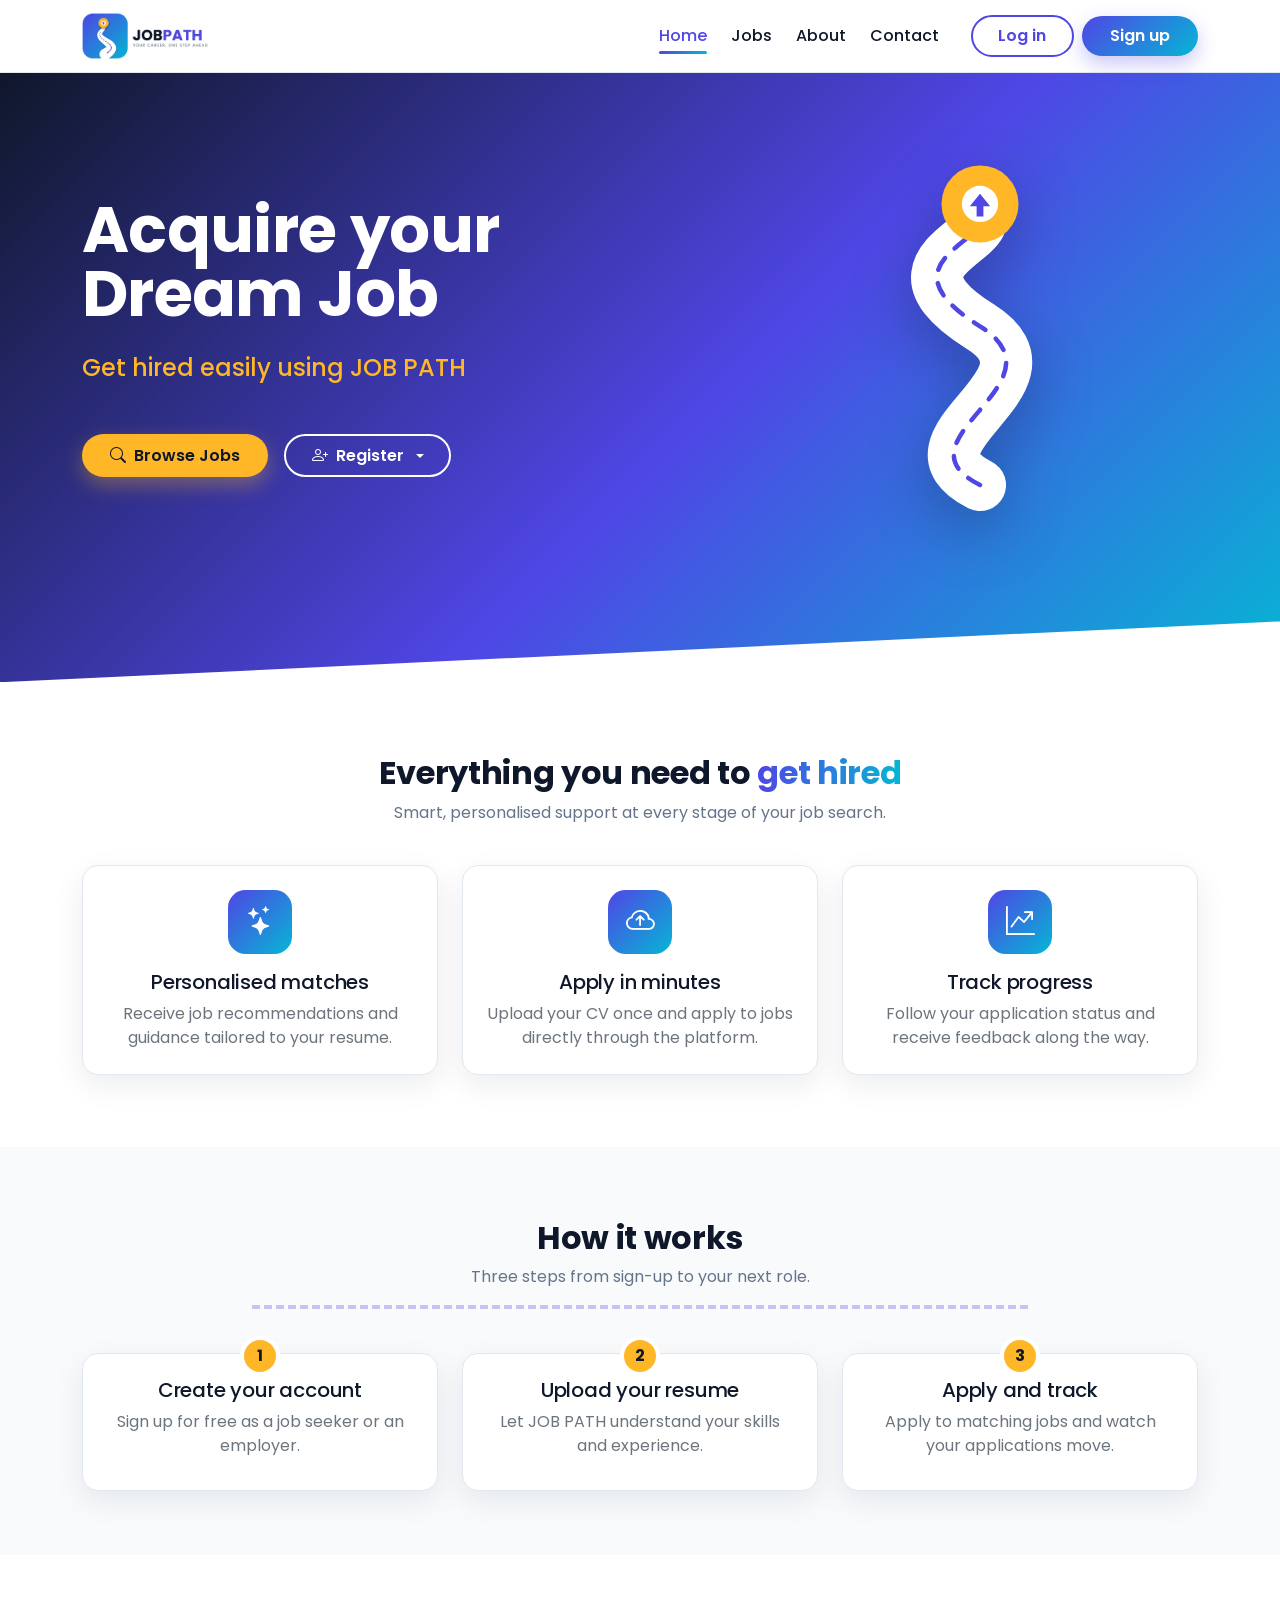
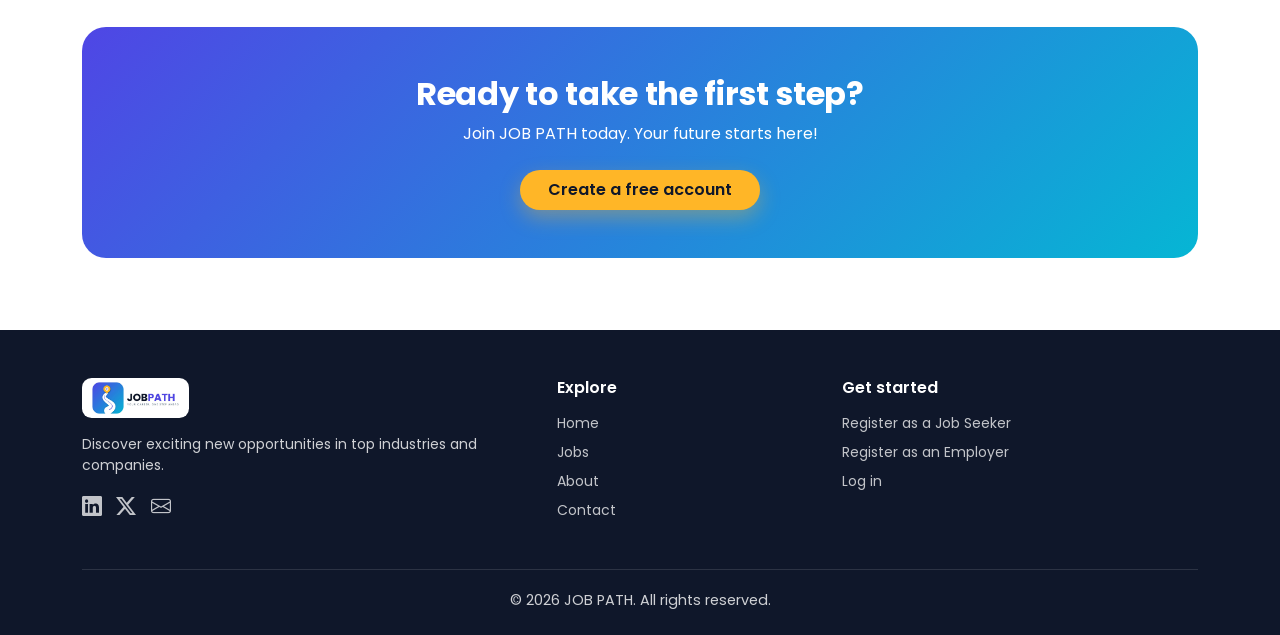
<file: index.html>
<!DOCTYPE html>
<html lang="en">
<head>
  <meta charset="UTF-8">
  <meta name="viewport" content="width=device-width, initial-scale=1">
  <meta name="description" content="JOB PATH is an AI-powered job search platform. Upload your resume, get matched and apply in your browser.">
  <title>Home | JOB PATH</title>
  <link rel="icon" type="image/svg+xml" href="assets/img/favicon.svg">

  <!-- Libraries: Bootstrap 5 + Bootstrap Icons + Poppins font -->
  <link href="https://cdn.jsdelivr.net/npm/bootstrap@5.3.3/dist/css/bootstrap.min.css" rel="stylesheet">
  <link href="https://cdn.jsdelivr.net/npm/bootstrap-icons@1.11.3/font/bootstrap-icons.min.css" rel="stylesheet">
  <link rel="preconnect" href="https://fonts.googleapis.com">
  <link rel="preconnect" href="https://fonts.gstatic.com" crossorigin>
  <link href="https://fonts.googleapis.com/css2?family=Poppins:wght@400;500;600;700;800&display=swap" rel="stylesheet">

  <!-- Our styles (after Bootstrap so they win) -->
  <link rel="stylesheet" href="assets/css/style.css">
  <link rel="stylesheet" href="assets/css/uiverse.css">
</head>
<body data-page="home">

  <div id="site-header"></div>

  <main id="main">
    <!-- HERO -->
    <header class="hero">
      <div class="container py-5">
        <div class="row align-items-center g-5 py-lg-4">
          <div class="col-lg-7">
            <h1 class="display-3 fw-bold lh-1 mb-4">Acquire your<br>Dream Job</h1>
            <p class="lead fs-4 mb-5 hero-tagline">Get hired easily using JOB PATH</p>
            <div class="d-flex flex-column flex-sm-row gap-3">
              <a href="jobs.html" class="uv-btn uv-btn-gold"><i class="bi bi-search"></i>Browse Jobs</a>
              <div class="dropdown">
                <button class="uv-btn-outline light dropdown-toggle w-100" type="button" data-bs-toggle="dropdown" aria-expanded="false">
                  <i class="bi bi-person-plus"></i>Register
                </button>
                <ul class="dropdown-menu shadow border-0 rounded-3 p-2">
                  <li><h6 class="dropdown-header">Register as</h6></li>
                  <li><a class="dropdown-item rounded-2 py-2" href="register.html"><i class="bi bi-person-badge me-2 text-primary"></i>Job Seeker</a></li>
                  <li><a class="dropdown-item rounded-2 py-2" href="register-employer.html"><i class="bi bi-building me-2 text-warning"></i>Employer</a></li>
                </ul>
              </div>
            </div>
          </div>
          <div class="col-lg-5 text-center d-none d-lg-block">
            <!-- Simple road + pin illustration echoing the logo -->
            <svg class="hero-art" viewBox="0 0 300 340" role="img" aria-label="A winding road leading to a location pin">
              <path d="M150 300 C 70 260, 230 210, 150 160 S 140 90, 150 70" fill="none" stroke="#fff" stroke-width="46" stroke-linecap="round"/>
              <path d="M150 300 C 70 260, 230 210, 150 160 S 140 90, 150 70" fill="none" stroke="#4f46e5" stroke-width="4" stroke-dasharray="12 12" stroke-linecap="round"/>
              <circle cx="150" cy="52" r="34" fill="#ffb627"/>
              <circle cx="150" cy="52" r="16" fill="#fff"/>
              <path d="M150 43 l9 11 h-6 v9 h-6 v-9 h-6 z" fill="#4f46e5"/>
            </svg>
          </div>
        </div>
      </div>
    </header>

    <!-- FEATURES -->
    <section class="section" aria-labelledby="features-title">
      <div class="container">
        <h2 id="features-title" class="section-title">Everything you need to <span class="text-gradient">get hired</span></h2>
        <p class="section-intro">Smart, personalised support at every stage of your job search.</p>
        <div class="row g-4">
          <div class="col-md-4 reveal">
            <div class="uv-card text-center">
              <div class="icon-wrap mx-auto mb-3"><i class="bi bi-stars"></i></div>
              <h3 class="h5">Personalised matches</h3>
              <p class="text-secondary mb-0">Receive job recommendations and guidance tailored to your resume.</p>
            </div>
          </div>
          <div class="col-md-4 reveal">
            <div class="uv-card text-center">
              <div class="icon-wrap mx-auto mb-3"><i class="bi bi-cloud-arrow-up"></i></div>
              <h3 class="h5">Apply in minutes</h3>
              <p class="text-secondary mb-0">Upload your CV once and apply to jobs directly through the platform.</p>
            </div>
          </div>
          <div class="col-md-4 reveal">
            <div class="uv-card text-center">
              <div class="icon-wrap mx-auto mb-3"><i class="bi bi-graph-up-arrow"></i></div>
              <h3 class="h5">Track progress</h3>
              <p class="text-secondary mb-0">Follow your application status and receive feedback along the way.</p>
            </div>
          </div>
        </div>
      </div>
    </section>

    <!-- HOW IT WORKS -->
    <section class="section section-alt" aria-labelledby="steps-title">
      <div class="container">
        <h2 id="steps-title" class="section-title">How it works</h2>
        <p class="section-intro">Three steps from sign-up to your next role.</p>
        <div class="row g-4 path-row pt-3">
          <div class="col-md-4 reveal">
            <div class="uv-card text-center pt-4 mt-2"><span class="step-badge">1</span>
              <h3 class="h5">Create your account</h3><p class="text-secondary mb-0">Sign up for free as a job seeker or an employer.</p></div>
          </div>
          <div class="col-md-4 reveal">
            <div class="uv-card text-center pt-4 mt-2"><span class="step-badge">2</span>
              <h3 class="h5">Upload your resume</h3><p class="text-secondary mb-0">Let JOB PATH understand your skills and experience.</p></div>
          </div>
          <div class="col-md-4 reveal">
            <div class="uv-card text-center pt-4 mt-2"><span class="step-badge">3</span>
              <h3 class="h5">Apply and track</h3><p class="text-secondary mb-0">Apply to matching jobs and watch your applications move.</p></div>
          </div>
        </div>
      </div>
    </section>

    <!-- CALL TO ACTION -->
    <section class="section">
      <div class="container">
        <div class="cta-band reveal">
          <h2>Ready to take the first step?</h2>
          <p class="mb-4">Join JOB PATH today. Your future starts here!</p>
          <a href="register.html" class="uv-btn uv-btn-gold">Create a free account</a>
        </div>
      </div>
    </section>
  </main>

  <div id="site-footer"></div>

  <script src="https://cdn.jsdelivr.net/npm/bootstrap@5.3.3/dist/js/bootstrap.bundle.min.js"></script>
  <script src="assets/js/layout.js"></script>
  <script src="assets/js/main.js"></script>
</body>
</html>
</file>
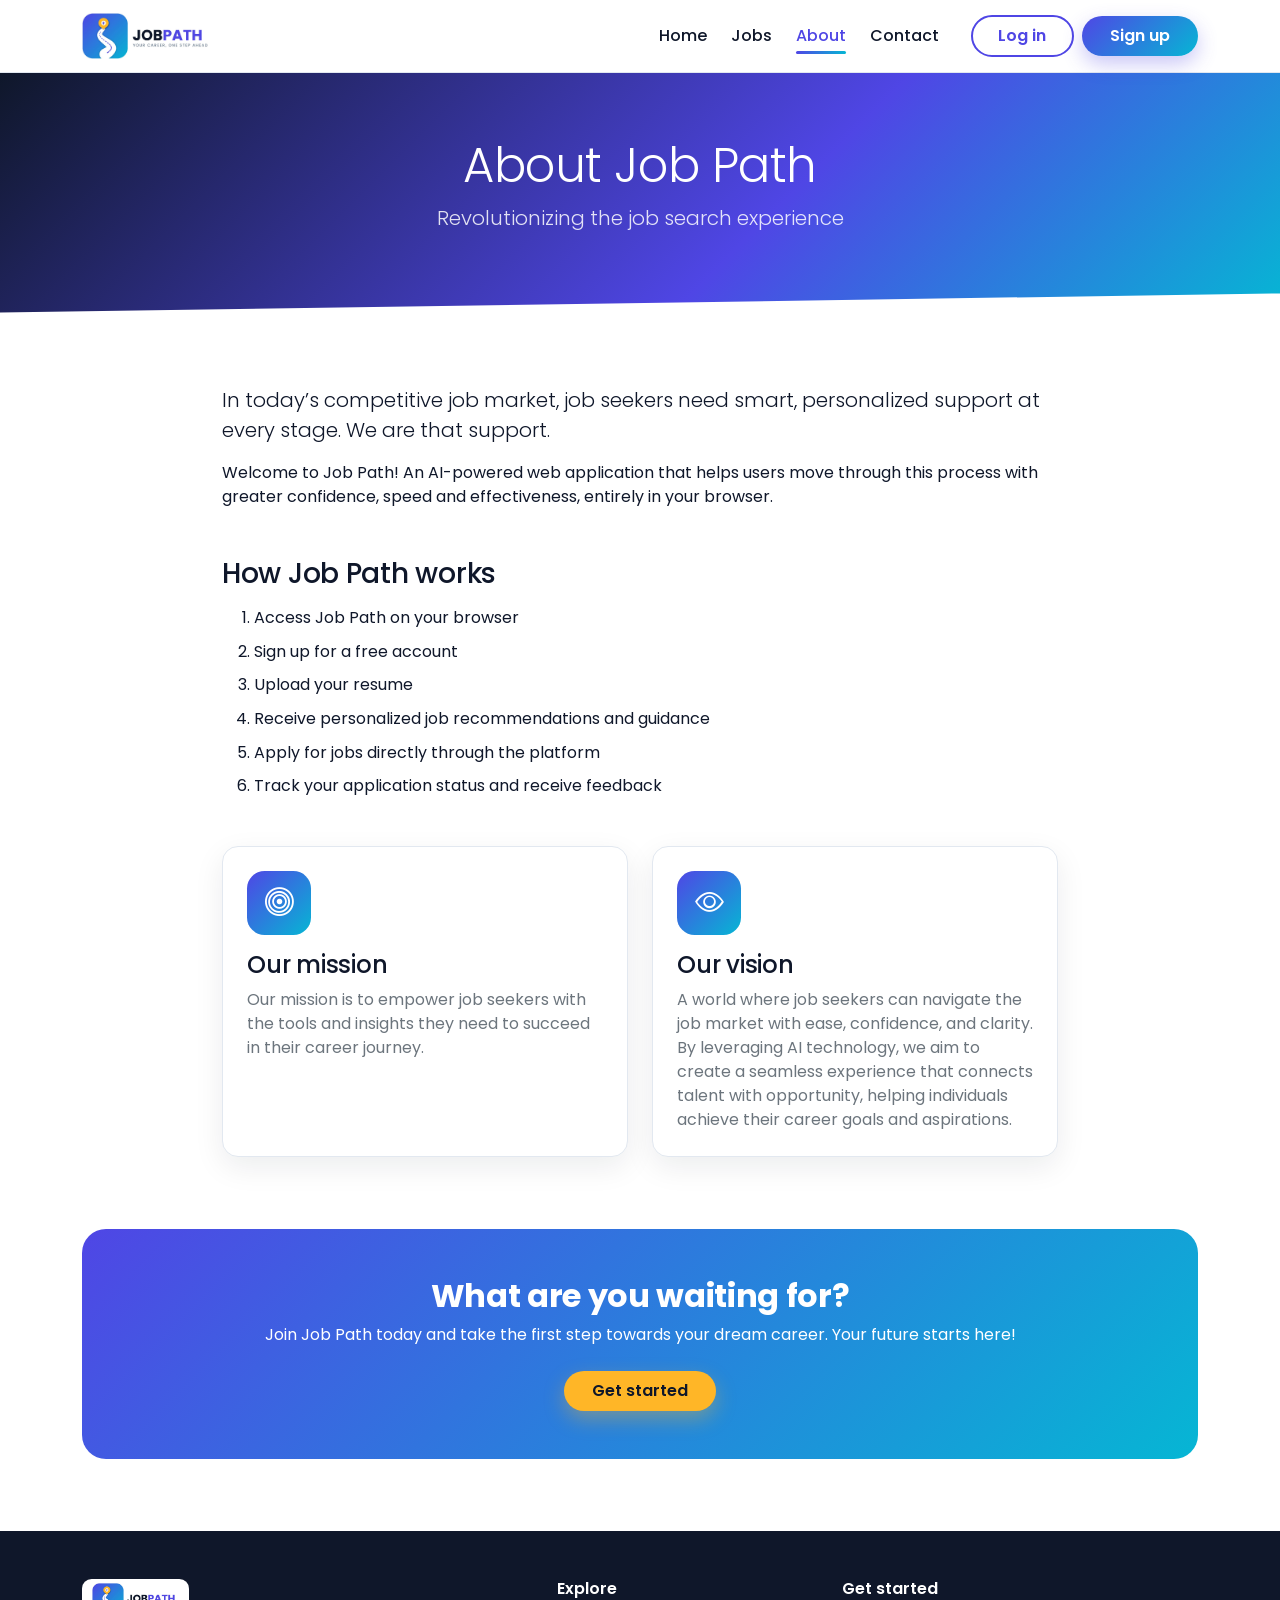
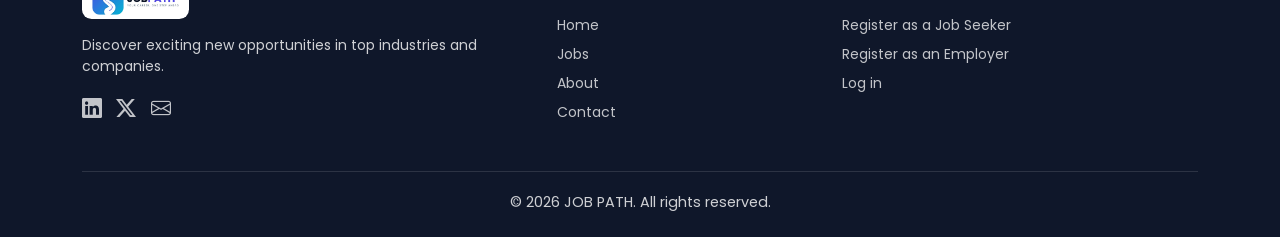
<file: about.html>
<!DOCTYPE html>
<html lang="en">
<head>
  <meta charset="UTF-8">
  <meta name="viewport" content="width=device-width, initial-scale=1">
  <meta name="description" content="Learn how JOB PATH helps job seekers move through the hiring process with confidence, speed and effectiveness.">
  <title>About | JOB PATH</title>
  <link rel="icon" type="image/svg+xml" href="assets/img/favicon.svg">
  <link href="https://cdn.jsdelivr.net/npm/bootstrap@5.3.3/dist/css/bootstrap.min.css" rel="stylesheet">
  <link href="https://cdn.jsdelivr.net/npm/bootstrap-icons@1.11.3/font/bootstrap-icons.min.css" rel="stylesheet">
  <link rel="preconnect" href="https://fonts.googleapis.com">
  <link rel="preconnect" href="https://fonts.gstatic.com" crossorigin>
  <link href="https://fonts.googleapis.com/css2?family=Poppins:wght@400;500;600;700;800&display=swap" rel="stylesheet">
  <link rel="stylesheet" href="assets/css/style.css">
  <link rel="stylesheet" href="assets/css/uiverse.css">
</head>
<body data-page="about">

  <div id="site-header"></div>

  <main id="main">
    <header class="page-hero">
      <div class="container">
        <h1 class="display-5">About Job Path</h1>
        <p class="lead mb-0">Revolutionizing the job search experience</p>
      </div>
    </header>

    <section class="section">
      <div class="container" style="max-width: 860px;">
        <p class="lead">In today&rsquo;s competitive job market, job seekers need smart, personalized support at every stage. We are that support.</p>
        <p>Welcome to Job Path! An AI-powered web application that helps users move through this process with greater confidence, speed and effectiveness, entirely in your browser.</p>

        <h2 class="h3 mt-5 mb-3">How Job Path works</h2>
        <ol class="about-list">
          <li>Access Job Path on your browser</li>
          <li>Sign up for a free account</li>
          <li>Upload your resume</li>
          <li>Receive personalized job recommendations and guidance</li>
          <li>Apply for jobs directly through the platform</li>
          <li>Track your application status and receive feedback</li>
        </ol>

        <div class="row g-4 mt-4">
          <div class="col-md-6 reveal">
            <div class="uv-card">
              <div class="icon-wrap mb-3"><i class="bi bi-bullseye"></i></div>
              <h2 class="h4">Our mission</h2>
              <p class="mb-0 text-secondary">Our mission is to empower job seekers with the tools and insights they need to succeed in their career journey.</p>
            </div>
          </div>
          <div class="col-md-6 reveal">
            <div class="uv-card">
              <div class="icon-wrap mb-3"><i class="bi bi-eye"></i></div>
              <h2 class="h4">Our vision</h2>
              <p class="mb-0 text-secondary">A world where job seekers can navigate the job market with ease, confidence, and clarity. By leveraging AI technology, we aim to create a seamless experience that connects talent with opportunity, helping individuals achieve their career goals and aspirations.</p>
            </div>
          </div>
        </div>
      </div>
    </section>

    <section class="section pt-0">
      <div class="container">
        <div class="cta-band reveal">
          <h2>What are you waiting for?</h2>
          <p class="mb-4">Join Job Path today and take the first step towards your dream career. Your future starts here!</p>
          <a href="register.html" class="uv-btn uv-btn-gold">Get started</a>
        </div>
      </div>
    </section>
  </main>

  <div id="site-footer"></div>

  <script src="https://cdn.jsdelivr.net/npm/bootstrap@5.3.3/dist/js/bootstrap.bundle.min.js"></script>
  <script src="assets/js/layout.js"></script>
  <script src="assets/js/main.js"></script>
</body>
</html>
</file>
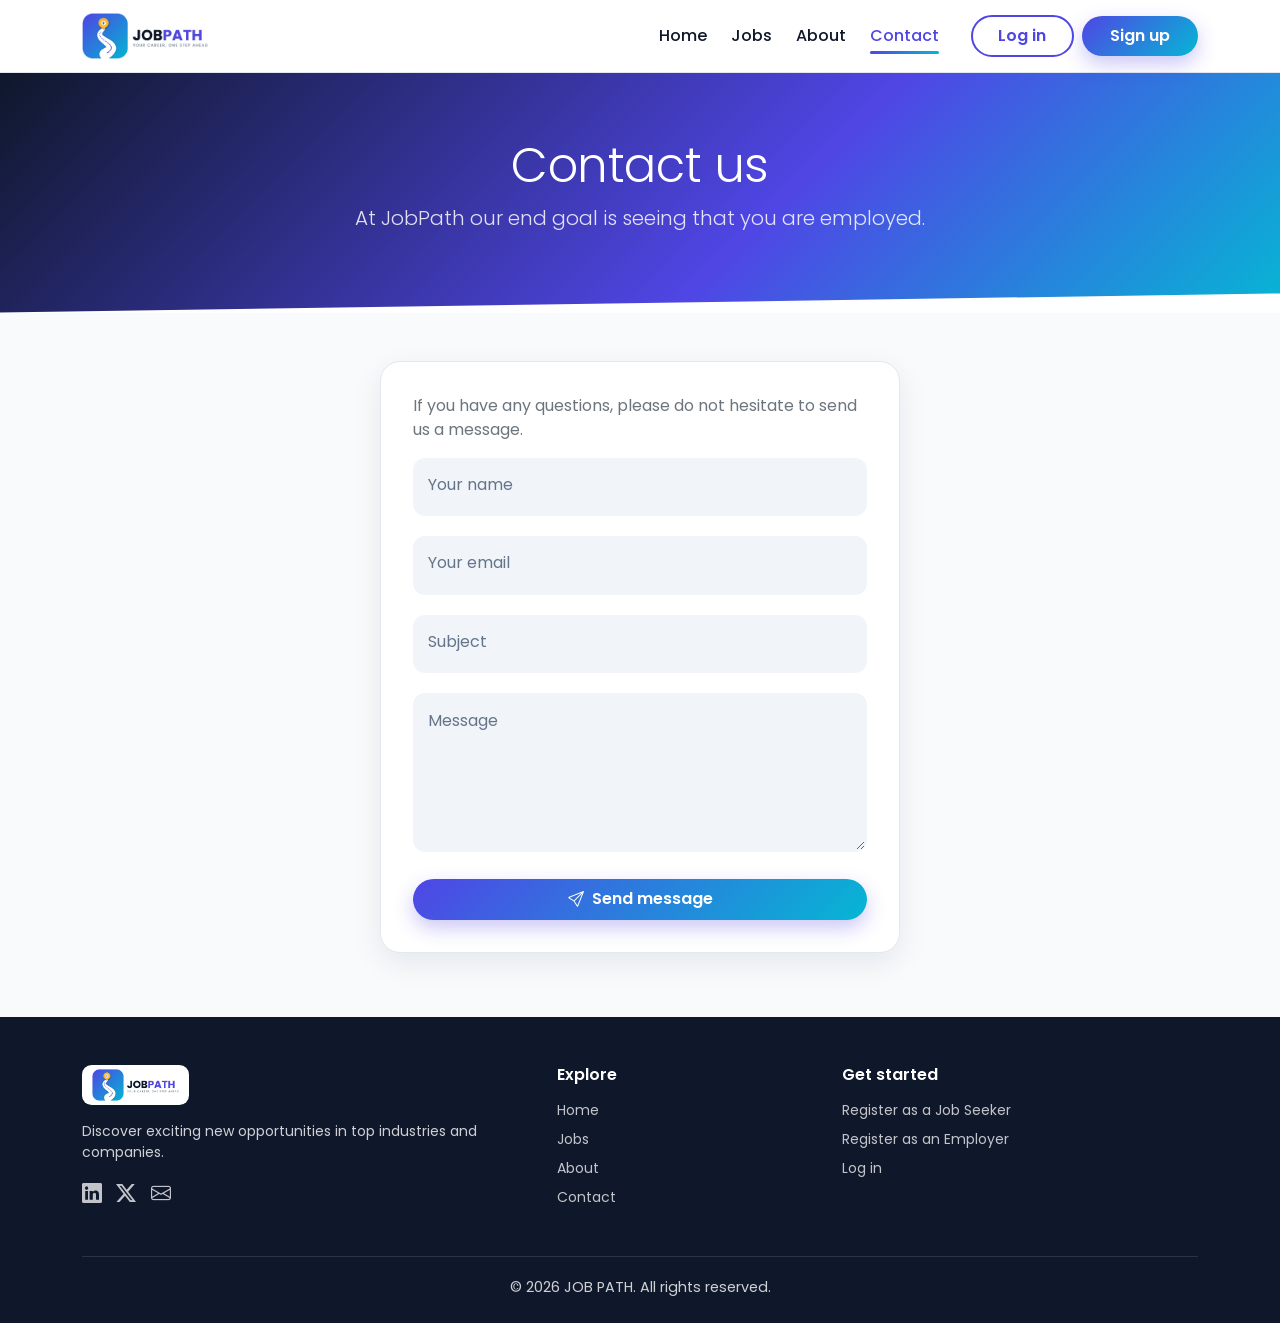
<file: contact.html>
<!DOCTYPE html>
<html lang="en">
<head>
  <meta charset="UTF-8">
  <meta name="viewport" content="width=device-width, initial-scale=1">
  <meta name="description" content="Contact the JOB PATH team. Send us a message and we will get back to you.">
  <title>Contact | JOB PATH</title>
  <link rel="icon" type="image/svg+xml" href="assets/img/favicon.svg">
  <link href="https://cdn.jsdelivr.net/npm/bootstrap@5.3.3/dist/css/bootstrap.min.css" rel="stylesheet">
  <link href="https://cdn.jsdelivr.net/npm/bootstrap-icons@1.11.3/font/bootstrap-icons.min.css" rel="stylesheet">
  <link rel="preconnect" href="https://fonts.googleapis.com">
  <link rel="preconnect" href="https://fonts.gstatic.com" crossorigin>
  <link href="https://fonts.googleapis.com/css2?family=Poppins:wght@400;500;600;700;800&display=swap" rel="stylesheet">
  <link rel="stylesheet" href="assets/css/style.css">
  <link rel="stylesheet" href="assets/css/uiverse.css">
</head>
<body data-page="contact">

  <div id="site-header"></div>

  <main id="main">
    <header class="page-hero">
      <div class="container">
        <h1 class="display-5">Contact us</h1>
        <p class="lead mb-0">At JobPath our end goal is seeing that you are employed.</p>
      </div>
    </header>

    <section class="auth-wrap">
      <div class="auth-card">
        <p class="text-secondary">If you have any questions, please do not hesitate to send us a message.</p>
        <form class="needs-validation" novalidate data-success="Thanks! Your message has been sent.">
          <div class="uv-field">
            <input type="text" id="cName" name="name" placeholder=" " autocomplete="name" required>
            <label for="cName">Your name</label>
            <span class="invalid-msg">Please enter your name.</span>
          </div>
          <div class="uv-field">
            <input type="email" id="cEmail" name="email" placeholder=" " autocomplete="email" required>
            <label for="cEmail">Your email</label>
            <span class="invalid-msg">Please enter a valid email address.</span>
          </div>
          <div class="uv-field">
            <input type="text" id="cSubject" name="subject" placeholder=" " required>
            <label for="cSubject">Subject</label>
            <span class="invalid-msg">Please add a subject.</span>
          </div>
          <div class="uv-field">
            <textarea id="cMessage" name="message" placeholder=" " rows="5" minlength="10" required></textarea>
            <label for="cMessage">Message</label>
            <span class="invalid-msg">Please write at least 10 characters.</span>
          </div>
          <button type="submit" class="uv-btn uv-btn-block"><i class="bi bi-send"></i>Send message</button>
        </form>
      </div>
    </section>
  </main>

  <div id="site-footer"></div>

  <script src="https://cdn.jsdelivr.net/npm/bootstrap@5.3.3/dist/js/bootstrap.bundle.min.js"></script>
  <script src="assets/js/layout.js"></script>
  <script src="assets/js/main.js"></script>
</body>
</html>
</file>
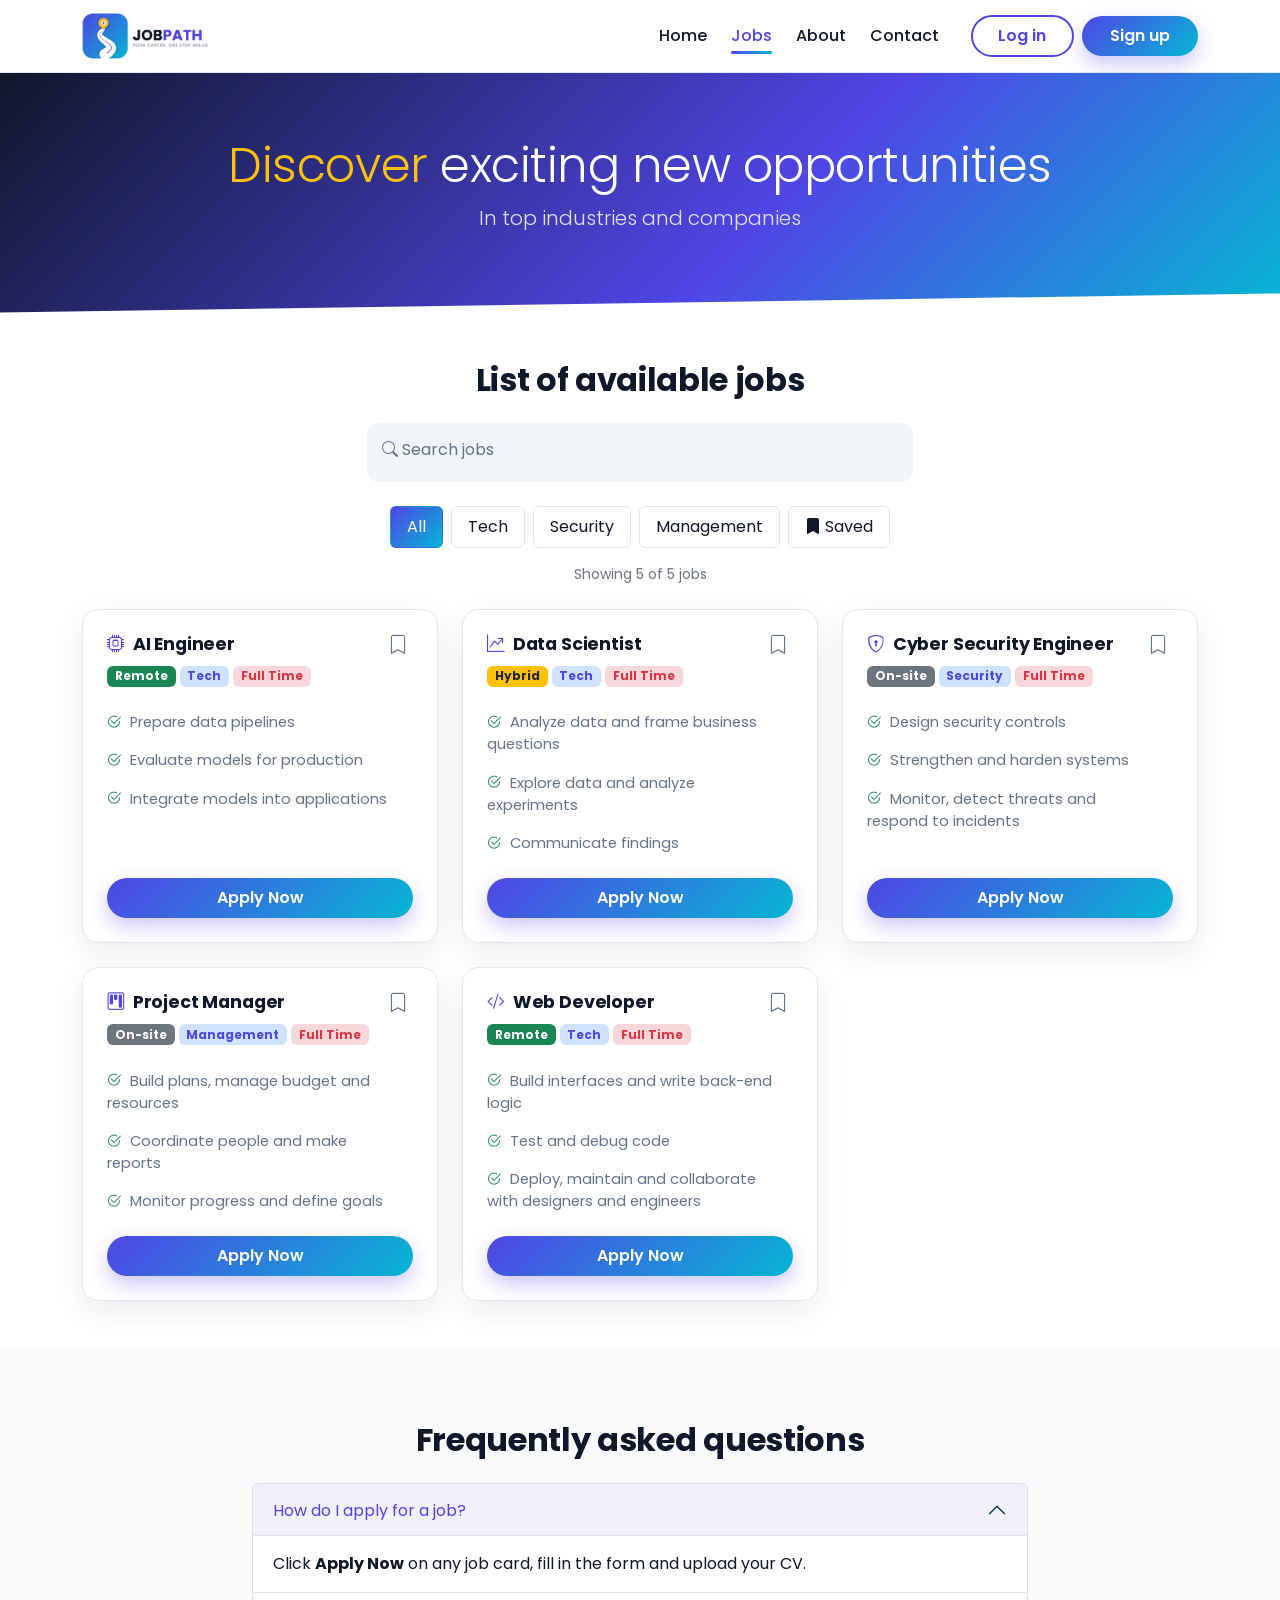
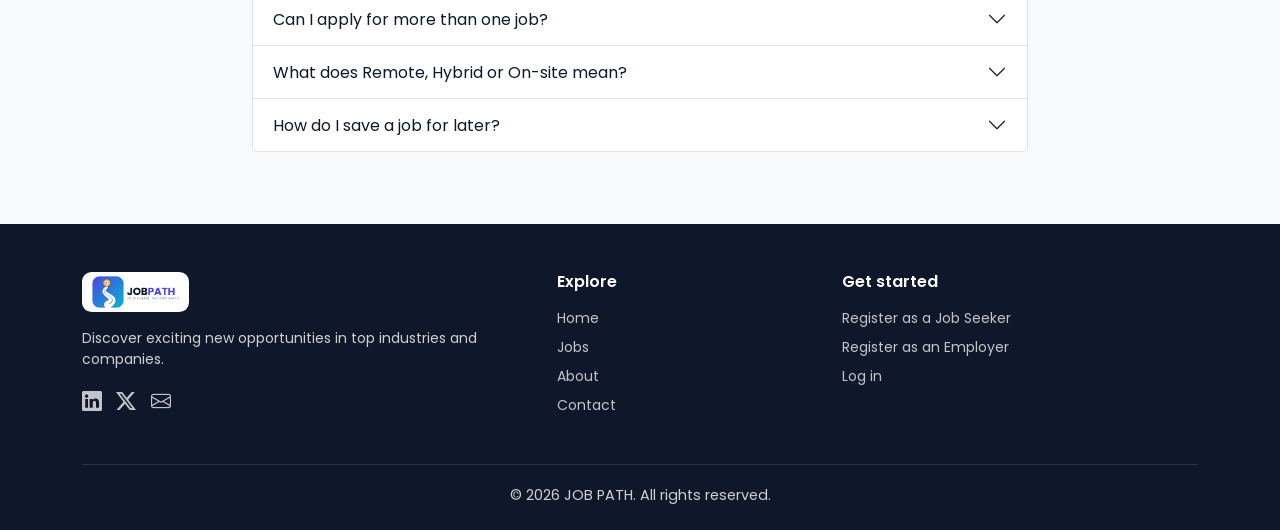
<file: jobs.html>
<!DOCTYPE html>
<html lang="en">
<head>
  <meta charset="UTF-8">
  <meta name="viewport" content="width=device-width, initial-scale=1">
  <meta name="description" content="Browse the latest jobs and openings on JOB PATH. Search, filter, save and apply.">
  <title>Jobs | JOB PATH</title>
  <link rel="icon" type="image/svg+xml" href="assets/img/favicon.svg">
  <link href="https://cdn.jsdelivr.net/npm/bootstrap@5.3.3/dist/css/bootstrap.min.css" rel="stylesheet">
  <link href="https://cdn.jsdelivr.net/npm/bootstrap-icons@1.11.3/font/bootstrap-icons.min.css" rel="stylesheet">
  <link rel="preconnect" href="https://fonts.googleapis.com">
  <link rel="preconnect" href="https://fonts.gstatic.com" crossorigin>
  <link href="https://fonts.googleapis.com/css2?family=Poppins:wght@400;500;600;700;800&display=swap" rel="stylesheet">
  <link rel="stylesheet" href="assets/css/style.css">
  <link rel="stylesheet" href="assets/css/uiverse.css">
</head>
<body data-page="jobs">

  <div id="site-header"></div>

  <main id="main">
    <header class="page-hero">
      <div class="container">
        <h1 class="display-5"><span class="text-warning">Discover</span> exciting new opportunities</h1>
        <p class="lead mb-0">In top industries and companies</p>
      </div>
    </header>

    <section id="jobs" class="container py-5">
      <h2 class="text-center mb-4">List of available jobs</h2>

      <!-- Search -->
      <div class="row justify-content-center mb-4">
        <div class="col-md-6">
          <div class="uv-field mb-0">
            <input type="search" id="searchInput" placeholder=" " autocomplete="off">
            <label for="searchInput"><i class="bi bi-search me-1"></i>Search jobs</label>
          </div>
        </div>
      </div>

      <!-- Filter pills (data-filter must match a job's "category" in main.js) -->
      <ul class="nav nav-pills justify-content-center gap-2 mb-3" id="filterPills">
        <li class="nav-item"><button type="button" class="nav-link active" data-filter="all">All</button></li>
        <li class="nav-item"><button type="button" class="nav-link" data-filter="tech">Tech</button></li>
        <li class="nav-item"><button type="button" class="nav-link" data-filter="security">Security</button></li>
        <li class="nav-item"><button type="button" class="nav-link" data-filter="management">Management</button></li>
        <li class="nav-item"><button type="button" class="nav-link" data-filter="saved"><i class="bi bi-bookmark-fill me-1"></i>Saved</button></li>
      </ul>
      <p id="jobCount" class="text-center text-secondary small mb-4" aria-live="polite"></p>

      <!-- Job cards are generated by main.js from the JOBS list -->
      <div class="row g-4" id="jobGrid"></div>

      <div id="noResults" class="alert alert-warning text-center mt-4 d-none" role="status">
        <i class="bi bi-exclamation-circle me-2"></i>No jobs match your search.
      </div>
    </section>

    <!-- FAQ -->
    <section id="faq" class="section section-alt">
      <div class="container" style="max-width: 800px;">
        <h2 class="text-center mb-4">Frequently asked questions</h2>
        <div class="accordion" id="faqAccordion">
          <div class="accordion-item">
            <h3 class="accordion-header">
              <button class="accordion-button" type="button" data-bs-toggle="collapse" data-bs-target="#faq1" aria-expanded="true" aria-controls="faq1">How do I apply for a job?</button>
            </h3>
            <div id="faq1" class="accordion-collapse collapse show" data-bs-parent="#faqAccordion">
              <div class="accordion-body">Click <strong>Apply Now</strong> on any job card, fill in the form and upload your CV.</div>
            </div>
          </div>
          <div class="accordion-item">
            <h3 class="accordion-header">
              <button class="accordion-button collapsed" type="button" data-bs-toggle="collapse" data-bs-target="#faq2" aria-expanded="false" aria-controls="faq2">Can I apply for more than one job?</button>
            </h3>
            <div id="faq2" class="accordion-collapse collapse" data-bs-parent="#faqAccordion">
              <div class="accordion-body">Yes. You can submit a separate application for each role you are interested in.</div>
            </div>
          </div>
          <div class="accordion-item">
            <h3 class="accordion-header">
              <button class="accordion-button collapsed" type="button" data-bs-toggle="collapse" data-bs-target="#faq3" aria-expanded="false" aria-controls="faq3">What does Remote, Hybrid or On-site mean?</button>
            </h3>
            <div id="faq3" class="accordion-collapse collapse" data-bs-parent="#faqAccordion">
              <div class="accordion-body">Remote means you work from anywhere, Hybrid is a mix of home and office, and On-site means you work from the office.</div>
            </div>
          </div>
          <div class="accordion-item">
            <h3 class="accordion-header">
              <button class="accordion-button collapsed" type="button" data-bs-toggle="collapse" data-bs-target="#faq4" aria-expanded="false" aria-controls="faq4">How do I save a job for later?</button>
            </h3>
            <div id="faq4" class="accordion-collapse collapse" data-bs-parent="#faqAccordion">
              <div class="accordion-body">Click the bookmark icon on a job card. Use the <strong>Saved</strong> filter to see only your saved jobs.</div>
            </div>
          </div>
        </div>
      </div>
    </section>
  </main>

  <!-- APPLY MODAL -->
  <div class="modal fade" id="applyModal" tabindex="-1" aria-labelledby="applyTitle" aria-hidden="true">
    <div class="modal-dialog modal-dialog-centered">
      <div class="modal-content border-0 rounded-4">
        <form id="applyForm" class="needs-validation" novalidate>
          <div class="modal-header border-0">
            <h2 class="modal-title h5" id="applyTitle">Apply for <span id="modalJobTitle" class="text-primary"></span></h2>
            <button type="button" class="btn-close" data-bs-dismiss="modal" aria-label="Close"></button>
          </div>
          <div class="modal-body">
            <div class="uv-field">
              <input type="text" id="aName" placeholder=" " autocomplete="name" required>
              <label for="aName">Full name</label>
              <span class="invalid-msg">Please enter your name.</span>
            </div>
            <div class="uv-field">
              <input type="email" id="aEmail" placeholder=" " autocomplete="email" required>
              <label for="aEmail">Email</label>
              <span class="invalid-msg">Please enter a valid email.</span>
            </div>
            <div class="uv-field">
              <select id="jobSelect" required></select>
              <label for="jobSelect">Position</label>
            </div>
            <div class="mb-3">
              <label for="aCv" class="form-label small fw-semibold">Upload CV (PDF, DOC or DOCX, max 5 MB)</label>
              <input type="file" id="aCv" class="form-control" accept=".pdf,.doc,.docx" data-max-mb="5" required>
              <div class="invalid-feedback">Please attach your CV.</div>
            </div>
            <div class="uv-field mb-0">
              <textarea id="aCover" placeholder=" " rows="3"></textarea>
              <label for="aCover">Cover letter (optional)</label>
            </div>
          </div>
          <div class="modal-footer border-0">
            <button type="button" class="uv-btn-outline" data-bs-dismiss="modal">Cancel</button>
            <button type="submit" class="uv-btn">Submit application</button>
          </div>
        </form>
      </div>
    </div>
  </div>

  <div id="site-footer"></div>

  <script src="https://cdn.jsdelivr.net/npm/bootstrap@5.3.3/dist/js/bootstrap.bundle.min.js"></script>
  <script src="assets/js/layout.js"></script>
  <script src="assets/js/main.js"></script>
</body>
</html>
</file>
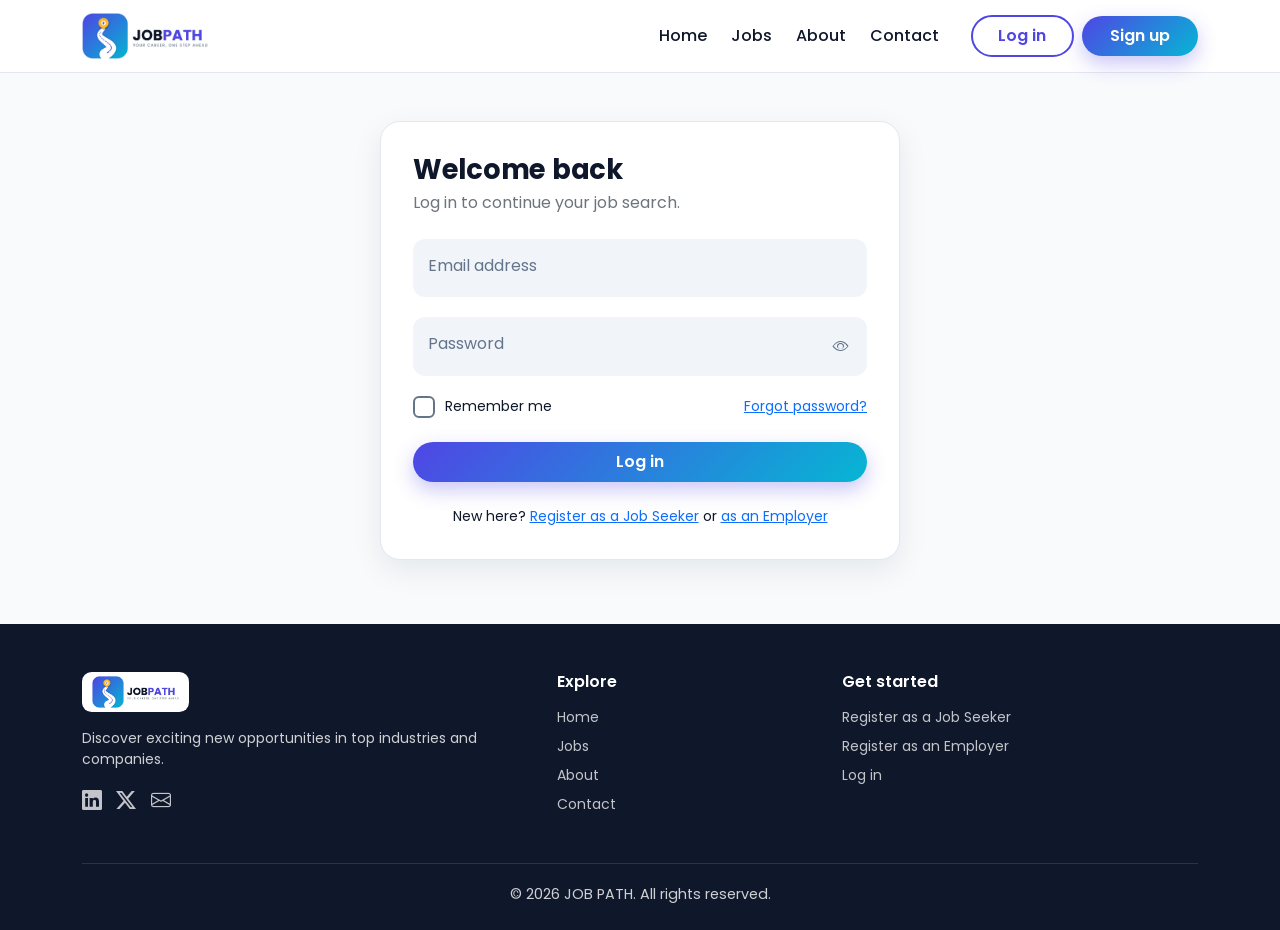
<file: login.html>
<!DOCTYPE html>
<html lang="en">
<head>
  <meta charset="UTF-8">
  <meta name="viewport" content="width=device-width, initial-scale=1">
  <meta name="description" content="Log in to your JOB PATH account.">
  <title>Log in | JOB PATH</title>
  <link rel="icon" type="image/svg+xml" href="assets/img/favicon.svg">
  <link href="https://cdn.jsdelivr.net/npm/bootstrap@5.3.3/dist/css/bootstrap.min.css" rel="stylesheet">
  <link href="https://cdn.jsdelivr.net/npm/bootstrap-icons@1.11.3/font/bootstrap-icons.min.css" rel="stylesheet">
  <link rel="preconnect" href="https://fonts.googleapis.com">
  <link rel="preconnect" href="https://fonts.gstatic.com" crossorigin>
  <link href="https://fonts.googleapis.com/css2?family=Poppins:wght@400;500;600;700;800&display=swap" rel="stylesheet">
  <link rel="stylesheet" href="assets/css/style.css">
  <link rel="stylesheet" href="assets/css/uiverse.css">
</head>
<body data-page="login">

  <div id="site-header"></div>

  <main id="main" class="auth-wrap">
    <div class="auth-card">
      <h1 class="mb-1">Welcome back</h1>
      <p class="text-secondary mb-4">Log in to continue your job search.</p>

      <form class="needs-validation" novalidate data-success="Logged in (demo – no server connected yet)." data-redirect="jobs.html">
        <div class="uv-field">
          <input type="email" id="lEmail" placeholder=" " autocomplete="email" required>
          <label for="lEmail">Email address</label>
          <span class="invalid-msg">Please enter a valid email.</span>
        </div>
        <div class="uv-field">
          <input type="password" id="lPassword" placeholder=" " autocomplete="current-password" required>
          <label for="lPassword">Password</label>
          <button type="button" class="password-toggle" data-target="#lPassword" aria-label="Show password"><i class="bi bi-eye"></i></button>
          <span class="invalid-msg">Please enter your password.</span>
        </div>
        <div class="d-flex justify-content-between align-items-center mb-4">
          <label class="uv-check small"><input type="checkbox"><span></span>Remember me</label>
          <a href="contact.html" class="small">Forgot password?</a>
        </div>
        <button type="submit" class="uv-btn uv-btn-block">Log in</button>
      </form>

      <p class="text-center small mt-4 mb-0">New here? <a href="register.html">Register as a Job Seeker</a> or <a href="register-employer.html">as an Employer</a></p>
    </div>
  </main>

  <div id="site-footer"></div>

  <script src="https://cdn.jsdelivr.net/npm/bootstrap@5.3.3/dist/js/bootstrap.bundle.min.js"></script>
  <script src="assets/js/layout.js"></script>
  <script src="assets/js/main.js"></script>
</body>
</html>
</file>
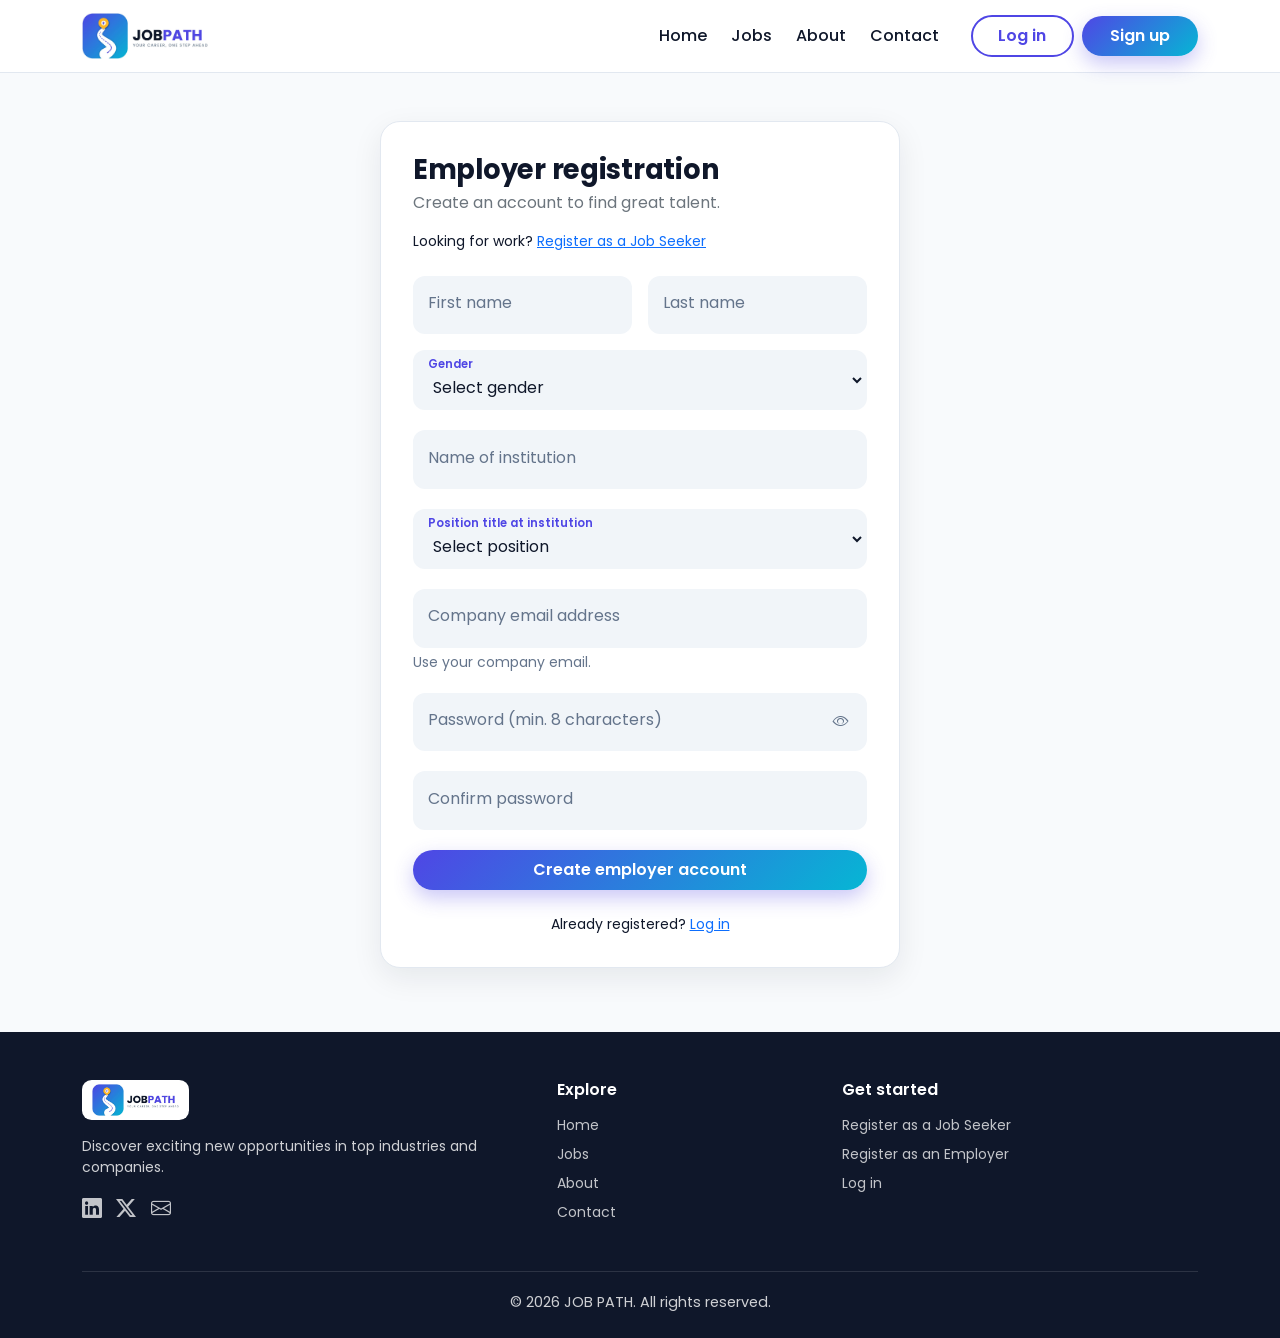
<file: register-employer.html>
<!DOCTYPE html>
<html lang="en">
<head>
  <meta charset="UTF-8">
  <meta name="viewport" content="width=device-width, initial-scale=1">
  <meta name="description" content="Register your organisation as an employer on JOB PATH.">
  <title>Employer Registration | JOB PATH</title>
  <link rel="icon" type="image/svg+xml" href="assets/img/favicon.svg">
  <link href="https://cdn.jsdelivr.net/npm/bootstrap@5.3.3/dist/css/bootstrap.min.css" rel="stylesheet">
  <link href="https://cdn.jsdelivr.net/npm/bootstrap-icons@1.11.3/font/bootstrap-icons.min.css" rel="stylesheet">
  <link rel="preconnect" href="https://fonts.googleapis.com">
  <link rel="preconnect" href="https://fonts.gstatic.com" crossorigin>
  <link href="https://fonts.googleapis.com/css2?family=Poppins:wght@400;500;600;700;800&display=swap" rel="stylesheet">
  <link rel="stylesheet" href="assets/css/style.css">
  <link rel="stylesheet" href="assets/css/uiverse.css">
</head>
<body data-page="register">

  <div id="site-header"></div>

  <main id="main" class="auth-wrap">
    <div class="auth-card">
      <h1 class="mb-1">Employer registration</h1>
      <p class="text-secondary mb-3">Create an account to find great talent.</p>
      <p class="small mb-4">Looking for work? <a href="register.html">Register as a Job Seeker</a></p>

      <form class="needs-validation" novalidate data-success="Employer account created (demo – no server connected yet)." data-redirect="index.html">
        <div class="row g-3">
          <div class="col-sm-6">
            <div class="uv-field mb-0">
              <input type="text" id="eFirst" placeholder=" " autocomplete="given-name" required>
              <label for="eFirst">First name</label>
              <span class="invalid-msg">Required.</span>
            </div>
          </div>
          <div class="col-sm-6">
            <div class="uv-field mb-0">
              <input type="text" id="eLast" placeholder=" " autocomplete="family-name" required>
              <label for="eLast">Last name</label>
              <span class="invalid-msg">Required.</span>
            </div>
          </div>
        </div>

        <div class="uv-field mt-3">
          <select id="eGender" required>
            <option value="" selected disabled>Select gender</option>
            <option value="male">Male</option>
            <option value="female">Female</option>
            <option value="other">Other / prefer not to say</option>
          </select>
          <label for="eGender">Gender</label>
          <span class="invalid-msg">Please choose an option.</span>
        </div>

        <div class="uv-field">
          <input type="text" id="eInstitution" placeholder=" " autocomplete="organization" required>
          <label for="eInstitution">Name of institution</label>
          <span class="invalid-msg">Please enter your institution.</span>
        </div>

        <div class="uv-field">
          <select id="ePosition" required>
            <option value="" selected disabled>Select position</option>
            <option value="human_resource">Human Resource Manager</option>
            <option value="project_manager">Project Manager</option>
            <option value="assistant_hr">Assistant Human Resource</option>
            <option value="assistant_manager">Assistant Manager</option>
          </select>
          <label for="ePosition">Position title at institution</label>
          <span class="invalid-msg">Please choose your position.</span>
        </div>

        <div class="uv-field">
          <input type="email" id="eEmail" placeholder=" " autocomplete="email" aria-describedby="eEmailHelp" required>
          <label for="eEmail">Company email address</label>
          <span class="invalid-msg">Please enter a valid email.</span>
          <div id="eEmailHelp" class="form-text">Use your company email.</div>
        </div>

        <div class="uv-field">
          <input type="password" id="ePassword" placeholder=" " autocomplete="new-password" minlength="8" required>
          <label for="ePassword">Password (min. 8 characters)</label>
          <button type="button" class="password-toggle" data-target="#ePassword" aria-label="Show password"><i class="bi bi-eye"></i></button>
          <span class="invalid-msg">Password must be at least 8 characters.</span>
        </div>

        <div class="uv-field">
          <input type="password" id="eConfirm" placeholder=" " autocomplete="new-password" data-match="#ePassword" required>
          <label for="eConfirm">Confirm password</label>
          <span class="invalid-msg">Passwords do not match.</span>
        </div>

        <button type="submit" class="uv-btn uv-btn-block">Create employer account</button>
      </form>

      <p class="text-center small mt-4 mb-0">Already registered? <a href="login.html">Log in</a></p>
    </div>
  </main>

  <div id="site-footer"></div>

  <script src="https://cdn.jsdelivr.net/npm/bootstrap@5.3.3/dist/js/bootstrap.bundle.min.js"></script>
  <script src="assets/js/layout.js"></script>
  <script src="assets/js/main.js"></script>
</body>
</html>
</file>
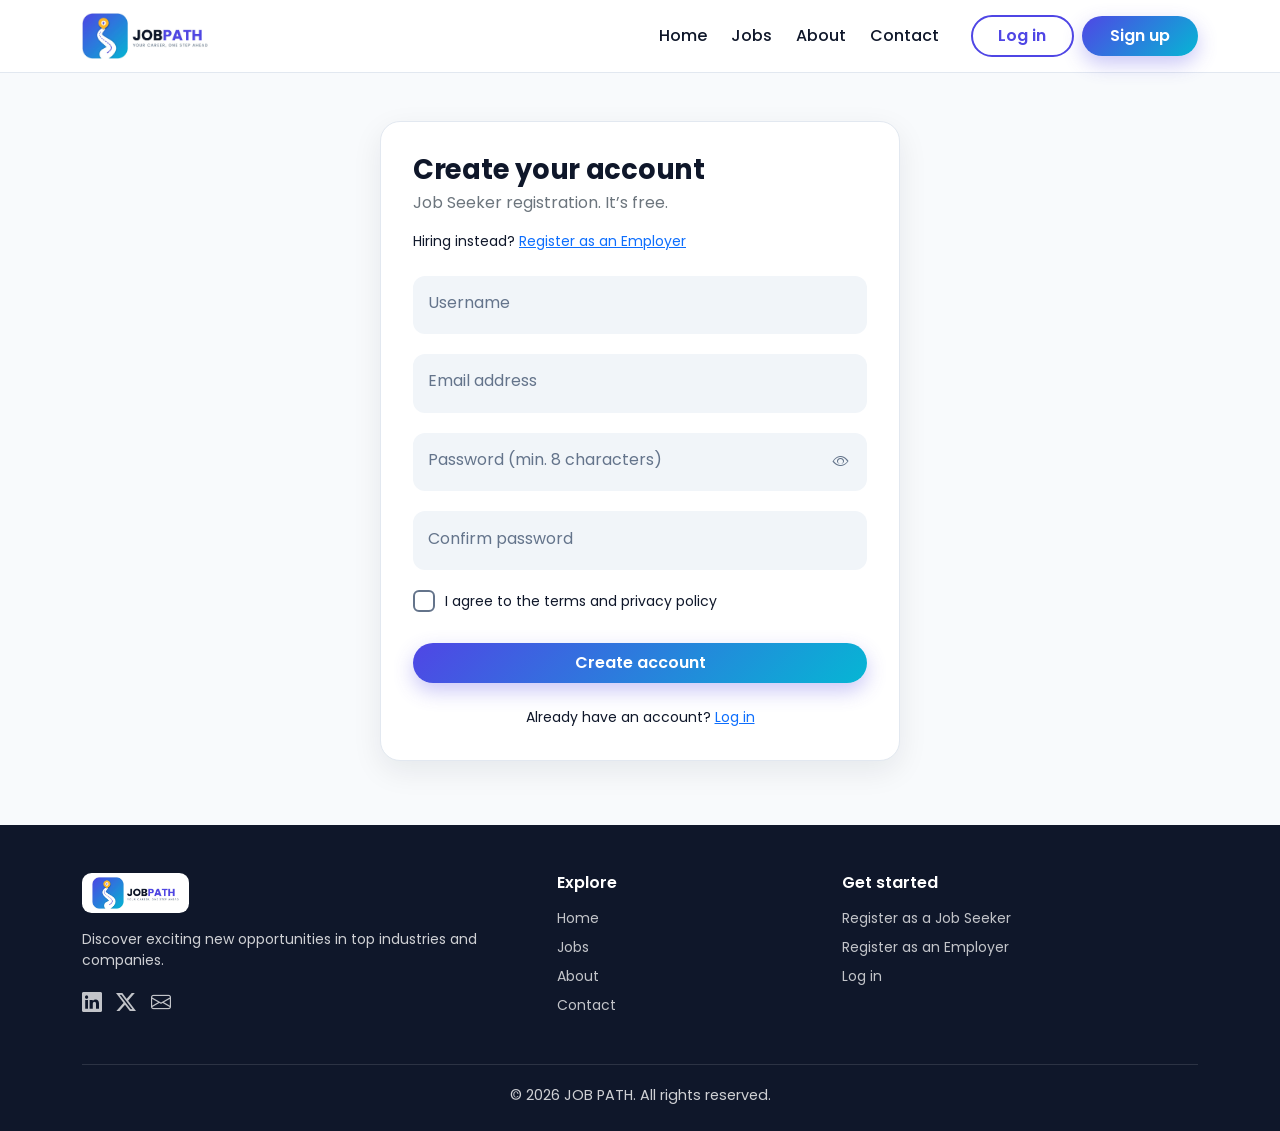
<file: register.html>
<!DOCTYPE html>
<html lang="en">
<head>
  <meta charset="UTF-8">
  <meta name="viewport" content="width=device-width, initial-scale=1">
  <meta name="description" content="Create a free JOB PATH job seeker account.">
  <title>Register | JOB PATH</title>
  <link rel="icon" type="image/svg+xml" href="assets/img/favicon.svg">
  <link href="https://cdn.jsdelivr.net/npm/bootstrap@5.3.3/dist/css/bootstrap.min.css" rel="stylesheet">
  <link href="https://cdn.jsdelivr.net/npm/bootstrap-icons@1.11.3/font/bootstrap-icons.min.css" rel="stylesheet">
  <link rel="preconnect" href="https://fonts.googleapis.com">
  <link rel="preconnect" href="https://fonts.gstatic.com" crossorigin>
  <link href="https://fonts.googleapis.com/css2?family=Poppins:wght@400;500;600;700;800&display=swap" rel="stylesheet">
  <link rel="stylesheet" href="assets/css/style.css">
  <link rel="stylesheet" href="assets/css/uiverse.css">
</head>
<body data-page="register">

  <div id="site-header"></div>

  <main id="main" class="auth-wrap">
    <div class="auth-card">
      <h1 class="mb-1">Create your account</h1>
      <p class="text-secondary mb-3">Job Seeker registration. It&rsquo;s free.</p>
      <p class="small mb-4">Hiring instead? <a href="register-employer.html">Register as an Employer</a></p>

      <form class="needs-validation" novalidate data-success="Account created (demo – no server connected yet)." data-redirect="jobs.html">
        <div class="uv-field">
          <input type="text" id="rUser" placeholder=" " autocomplete="username" minlength="3" required>
          <label for="rUser">Username</label>
          <span class="invalid-msg">Username must be at least 3 characters.</span>
        </div>
        <div class="uv-field">
          <input type="email" id="rEmail" placeholder=" " autocomplete="email" required>
          <label for="rEmail">Email address</label>
          <span class="invalid-msg">Please enter a valid email.</span>
        </div>
        <div class="uv-field">
          <input type="password" id="rPassword" placeholder=" " autocomplete="new-password" minlength="8" required>
          <label for="rPassword">Password (min. 8 characters)</label>
          <button type="button" class="password-toggle" data-target="#rPassword" aria-label="Show password"><i class="bi bi-eye"></i></button>
          <span class="invalid-msg">Password must be at least 8 characters.</span>
        </div>
        <div class="uv-field">
          <input type="password" id="rConfirm" placeholder=" " autocomplete="new-password" data-match="#rPassword" required>
          <label for="rConfirm">Confirm password</label>
          <span class="invalid-msg">Passwords do not match.</span>
        </div>
        <div class="mb-4">
          <label class="uv-check small"><input type="checkbox" required><span></span>I agree to the terms and privacy policy</label>
        </div>
        <button type="submit" class="uv-btn uv-btn-block">Create account</button>
      </form>

      <p class="text-center small mt-4 mb-0">Already have an account? <a href="login.html">Log in</a></p>
    </div>
  </main>

  <div id="site-footer"></div>

  <script src="https://cdn.jsdelivr.net/npm/bootstrap@5.3.3/dist/js/bootstrap.bundle.min.js"></script>
  <script src="assets/js/layout.js"></script>
  <script src="assets/js/main.js"></script>
</body>
</html>
</file>
<file: assets/css/uiverse.css>
/* =====================================================================
   UIVERSE-STYLE COMPONENTS  (https://uiverse.io)
   Uiverse is a community gallery of copy-and-paste HTML/CSS elements –
   it is NOT an installable library. You browse the site, click an
   element, copy its HTML + CSS and paste it into your project.
   The components below follow that same pattern (pure CSS, no JS) and
   are namespaced with "uv-" so they never clash with Bootstrap.
   To add another one from uiverse.io: paste its CSS at the bottom of
   this file and its HTML where you want it. Rename its classes with
   the "uv-" prefix to keep things tidy.
   ===================================================================== */

/* ---------- Button: gradient with a shine sweep ---------- */
.uv-btn {
  position: relative; overflow: hidden; display: inline-flex; align-items: center; justify-content: center; gap: .5rem;
  padding: .75rem 1.75rem; border: 0; border-radius: 999px; cursor: pointer;
  font: 600 1rem/1 "Poppins", sans-serif; color: #fff; text-decoration: none;
  background: linear-gradient(135deg, var(--jp-indigo), var(--jp-cyan));
  box-shadow: 0 8px 20px rgba(79, 70, 229, .3);
  transition: transform .2s, box-shadow .2s;
}
.uv-btn::before {                        /* the shiny strip */
  content: ""; position: absolute; top: 0; left: -100%; width: 60%; height: 100%;
  background: linear-gradient(120deg, transparent, rgba(255,255,255,.45), transparent);
  transition: left .6s;
}
.uv-btn:hover { transform: translateY(-2px); box-shadow: 0 12px 26px rgba(79, 70, 229, .4); color: #fff; }
.uv-btn:hover::before { left: 140%; }
.uv-btn:active { transform: translateY(0) scale(.98); }
.uv-btn-gold { background: var(--jp-gold); color: var(--jp-navy); box-shadow: 0 8px 20px rgba(255,182,39,.35); }
.uv-btn-gold:hover { color: var(--jp-navy); box-shadow: 0 12px 26px rgba(255,182,39,.5); }
.uv-btn-block { width: 100%; }

/* ---------- Button: outline that fills on hover ---------- */
.uv-btn-outline {
  position: relative; z-index: 0; overflow: hidden; display: inline-flex; align-items: center; justify-content: center; gap: .5rem;
  padding: .7rem 1.6rem; border-radius: 999px; cursor: pointer; text-decoration: none;
  font: 600 1rem/1 "Poppins", sans-serif; color: var(--jp-indigo);
  background: transparent; border: 2px solid var(--jp-indigo); transition: color .3s;
}
.uv-btn-outline::before {
  content: ""; position: absolute; inset: 0; z-index: -1; background: var(--jp-indigo);
  transform: scaleX(0); transform-origin: left; transition: transform .3s;
}
.uv-btn-outline:hover { color: #fff; }
.uv-btn-outline:hover::before { transform: scaleX(1); }
.uv-btn-outline.light { color: #fff; border-color: #fff; }
.uv-btn-outline.light::before { background: #fff; }
.uv-btn-outline.light:hover { color: var(--jp-navy); }

/* ---------- Input: floating label with animated underline ----------
   HTML:  <div class="uv-field"><input id="x" placeholder=" " required>
          <label for="x">Label</label></div>                            */
.uv-field { position: relative; margin-bottom: 1.25rem; }
.uv-field input, .uv-field select, .uv-field textarea {
  width: 100%; padding: 1.35rem .9rem .5rem; font: 400 1rem "Poppins", sans-serif; color: var(--jp-navy);
  background: #f1f5f9; border: 2px solid transparent; border-radius: .75rem; outline: none;
  transition: border-color .25s, background .25s, box-shadow .25s;
}
.uv-field textarea { resize: vertical; min-height: 130px; }
.uv-field label {
  position: absolute; left: .95rem; top: .95rem; color: var(--jp-slate); pointer-events: none;
  transition: all .2s ease; transform-origin: left top;
}
.uv-field input:focus, .uv-field select:focus, .uv-field textarea:focus {
  background: #fff; border-color: var(--jp-indigo); box-shadow: 0 0 0 4px rgba(79,70,229,.12);
}
/* label floats up when focused OR when the field has content */
.uv-field input:focus + label,
.uv-field input:not(:placeholder-shown) + label,
.uv-field textarea:focus + label,
.uv-field textarea:not(:placeholder-shown) + label,
.uv-field select + label {
  top: .35rem; font-size: .72rem; color: var(--jp-indigo); font-weight: 600;
}
.uv-field select { padding-top: 1.45rem; }
.uv-field input:focus + label,
.uv-field textarea:focus + label {
  color: var(--jp-indigo);
}
/* validation colours (Bootstrap adds .was-validated to the form) */
.was-validated .uv-field input:invalid,
.was-validated .uv-field select:invalid,
.was-validated .uv-field textarea:invalid { border-color: #dc3545; background: #fff5f5; }
.was-validated .uv-field input:valid,
.was-validated .uv-field textarea:valid { border-color: #22c55e; }
.uv-field .invalid-msg { display: none; color: #dc3545; font-size: .8rem; margin-top: .25rem; }
.was-validated .uv-field input:invalid ~ .invalid-msg,
.was-validated .uv-field select:invalid ~ .invalid-msg,
.was-validated .uv-field textarea:invalid ~ .invalid-msg { display: block; }

/* ---------- Card: lift + gradient glow border on hover ---------- */
.uv-card {
  position: relative; height: 100%; background: #fff; border-radius: var(--jp-radius); padding: 1.5rem;
  border: 1px solid var(--jp-border); box-shadow: var(--jp-shadow);
  transition: transform .25s, box-shadow .25s;
}
.uv-card::after {                         /* glowing border, hidden until hover */
  content: ""; position: absolute; inset: -2px; z-index: -1; border-radius: calc(var(--jp-radius) + 2px);
  background: linear-gradient(135deg, var(--jp-indigo), var(--jp-cyan), var(--jp-gold));
  opacity: 0; transition: opacity .25s;
}
.uv-card:hover { transform: translateY(-6px); box-shadow: 0 18px 36px rgba(15,23,42,.14); }
.uv-card:hover::after { opacity: 1; }

/* ---------- Checkbox: animated tick ----------
   HTML: <label class="uv-check"><input type="checkbox"><span></span> Text</label> */
.uv-check { display: inline-flex; align-items: center; gap: .6rem; cursor: pointer; user-select: none; }
.uv-check input { position: absolute; opacity: 0; }
.uv-check span {
  position: relative; width: 22px; height: 22px; border-radius: 6px; border: 2px solid var(--jp-slate);
  transition: background .2s, border-color .2s; flex: none;
}
.uv-check span::after {
  content: ""; position: absolute; left: 6px; top: 1px; width: 6px; height: 12px;
  border: solid #fff; border-width: 0 3px 3px 0; transform: rotate(45deg) scale(0); transition: transform .2s;
}
.uv-check input:checked + span { background: var(--jp-indigo); border-color: var(--jp-indigo); }
.uv-check input:checked + span::after { transform: rotate(45deg) scale(1); }
.uv-check input:focus-visible + span { outline: 3px solid var(--jp-cyan); outline-offset: 2px; }

/* ---------- Loader: three bouncing dots ----------
   HTML: <div class="uv-loader"><i></i><i></i><i></i></div> */
.uv-loader { display: inline-flex; gap: .4rem; }
.uv-loader i { width: 12px; height: 12px; border-radius: 50%; background: var(--jp-indigo); animation: uv-bounce 1s infinite ease-in-out; }
.uv-loader i:nth-child(2) { background: var(--jp-cyan); animation-delay: .15s; }
.uv-loader i:nth-child(3) { background: var(--jp-gold); animation-delay: .3s; }
@keyframes uv-bounce { 0%, 80%, 100% { transform: translateY(0); } 40% { transform: translateY(-14px); } }

@media (prefers-reduced-motion: reduce) {
  .uv-btn, .uv-btn::before, .uv-card, .uv-loader i { transition: none; animation: none; }
}
</file>
<file: assets/css/style.css>
/* =====================================================================
   JOB PATH – main stylesheet
   Loaded AFTER Bootstrap so these rules can override it.
   Sections: 1 Theme  2 Base  3 Header  4 Hero  5 Sections  6 Cards
             7 Jobs page  8 Forms  9 Footer  10 Utilities  11 Responsive
   ===================================================================== */

/* ---------- 1. THEME (colours + font taken from the logo) ---------- */
:root {
  --jp-indigo: #4f46e5;
  --jp-blue:   #2563eb;
  --jp-cyan:   #06b6d4;
  --jp-navy:   #0f172a;
  --jp-slate:  #64748b;
  --jp-gold:   #ffb627;
  --jp-bg:     #f8fafc;
  --jp-border: #e2e8f0;
  --jp-radius: 1rem;
  --jp-shadow: 0 10px 30px rgba(15, 23, 42, .08);

  /* Re-point Bootstrap's own variables at our palette */
  --bs-primary: var(--jp-indigo);
  --bs-primary-rgb: 79, 70, 229;
  --bs-link-color: var(--jp-indigo);
  --bs-link-hover-color: #4338ca;
  --bs-body-font-family: "Poppins", system-ui, -apple-system, "Segoe UI", Roboto, sans-serif;
  --bs-body-color: var(--jp-navy);
  --bs-body-bg: #ffffff;
}

/* ---------- 2. BASE ---------- */
html { scroll-behavior: smooth; }
body { font-family: var(--bs-body-font-family); background: #fff; }
h1, h2, h3, h4, h5 { font-weight: 700; letter-spacing: -.01em; }
.text-gradient {
  background: linear-gradient(90deg, var(--jp-indigo), var(--jp-cyan));
  -webkit-background-clip: text; background-clip: text; color: transparent;
}
.skip-link {            /* keyboard users can jump past the menu */
  position: absolute; left: -999px; top: 0; z-index: 2000;
  background: var(--jp-navy); color: #fff; padding: .5rem 1rem;
}
.skip-link:focus { left: 0; }
:focus-visible { outline: 3px solid var(--jp-cyan); outline-offset: 2px; }

/* ---------- 3. HEADER ---------- */
.jp-navbar {
  background: rgba(255, 255, 255, .92);
  backdrop-filter: blur(8px);
  border-bottom: 1px solid var(--jp-border);
}
.brand-logo { height: 46px; width: auto; }
.jp-navbar .nav-link { color: var(--jp-navy); font-weight: 500; position: relative; }
.jp-navbar .nav-link:hover { color: var(--jp-indigo); }
.jp-navbar .nav-link.active { color: var(--jp-indigo); }
.jp-navbar .nav-link.active::after {   /* little underline on current page */
  content: ""; position: absolute; left: .5rem; right: .5rem; bottom: 2px;
  height: 3px; border-radius: 3px;
  background: linear-gradient(90deg, var(--jp-indigo), var(--jp-cyan));
}

/* ---------- 4. HERO ---------- */
.hero {
  color: #fff;
  background: linear-gradient(135deg, var(--jp-navy) 0%, var(--jp-indigo) 55%, var(--jp-cyan) 100%);
  padding-bottom: 5rem;
  clip-path: polygon(0 0, 100% 0, 100% 90%, 0 100%);   /* slanted bottom edge */
}
.hero h1 { color: #fff; }
.hero-tagline { color: var(--jp-gold); font-weight: 500; }
.hero-art {                       /* decorative road + pin echoing the logo */
  max-width: 340px; width: 100%; filter: drop-shadow(0 20px 30px rgba(0,0,0,.25));
}
.page-hero {                      /* smaller hero for inner pages */
  color: #fff; text-align: center; padding: 4rem 0 5rem;
  background: linear-gradient(135deg, var(--jp-navy) 0%, var(--jp-indigo) 60%, var(--jp-cyan) 100%);
  clip-path: polygon(0 0, 100% 0, 100% 92%, 0 100%);
}
.page-hero h1 { color: #fff; }
.page-hero p  { color: rgba(255,255,255,.85); max-width: 40rem; margin-inline: auto; }

/* ---------- 5. SECTIONS ---------- */
.section { padding: 4.5rem 0; }
.section-alt { background: var(--jp-bg); }
.section-title { text-align: center; margin-bottom: .5rem; }
.section-intro { text-align: center; color: var(--jp-slate); max-width: 36rem; margin: 0 auto 2.5rem; }

.cta-band {
  background: linear-gradient(135deg, var(--jp-indigo), var(--jp-cyan));
  color: #fff; border-radius: 1.5rem; padding: 3rem 1.5rem; text-align: center;
}
.cta-band h2 { color: #fff; }

/* ---------- 6. CARDS / ICONS / STEPS ---------- */
.icon-wrap {
  width: 64px; height: 64px; border-radius: 1.1rem; display: grid; place-items: center;
  font-size: 1.8rem; color: #fff;
  background: linear-gradient(135deg, var(--jp-indigo), var(--jp-cyan));
}
.step-badge {
  position: absolute; top: -18px; left: 50%; transform: translateX(-50%);
  width: 40px; height: 40px; display: grid; place-items: center; font-weight: 700;
  background: var(--jp-gold); color: var(--jp-navy); border: 4px solid #fff; border-radius: 50%;
}
.path-row { position: relative; }
@media (min-width: 768px) {       /* dashed "road" linking the steps */
  .path-row::before {
    content: ""; position: absolute; top: 0; left: 16%; right: 16%;
    border-top: 4px dashed var(--jp-indigo); opacity: .3;
  }
}
.about-list li { margin-bottom: .6rem; }

/* ---------- 7. JOBS PAGE ---------- */
.job-card .card-title { font-size: 1.1rem; }
.job-card .list-group-item { border: 0; padding-left: 0; font-size: .92rem; color: var(--jp-slate); }
.save-btn {
  border: 0; background: transparent; color: var(--jp-slate); font-size: 1.2rem; line-height: 1;
}
.save-btn:hover { color: var(--jp-indigo); }
.save-btn.saved { color: var(--jp-gold); }
#filterPills .nav-link { color: var(--jp-navy); border: 1px solid var(--jp-border); background: #fff; }
#filterPills .nav-link.active {
  color: #fff; border-color: transparent;
  background: linear-gradient(135deg, var(--jp-indigo), var(--jp-cyan));
}
.accordion-button:not(.collapsed) { color: var(--jp-indigo); background: rgba(79,70,229,.08); }

/* ---------- 8. FORMS ---------- */
.auth-wrap { min-height: 60vh; display: grid; place-items: center; padding: 3rem 1rem 4rem; background: var(--jp-bg); }
.auth-card {
  width: 100%; max-width: 520px; background: #fff; border-radius: 1.25rem;
  padding: 2rem; box-shadow: var(--jp-shadow); border: 1px solid var(--jp-border);
}
.auth-card h1 { font-size: 1.7rem; }
.password-toggle {
  position: absolute; right: .6rem; top: 50%; transform: translateY(-50%);
  border: 0; background: transparent; color: var(--jp-slate); padding: .25rem .5rem;
}
.form-text { color: var(--jp-slate); }

/* ---------- 9. FOOTER ---------- */
.jp-footer { background: var(--jp-navy); color: rgba(255,255,255,.8); padding: 3rem 0 1.5rem; }
.jp-footer h6 { color: #fff; font-weight: 600; margin-bottom: 1rem; }
.jp-footer a { color: rgba(255,255,255,.75); text-decoration: none; }
.jp-footer a:hover { color: var(--jp-gold); }
.footer-logo { height: 40px; width: auto; background: #fff; border-radius: .6rem; padding: .25rem .6rem; }
.footer-social a { font-size: 1.25rem; margin-right: .9rem; }
.footer-bottom { border-top: 1px solid rgba(255,255,255,.12); margin-top: 2rem; padding-top: 1.25rem; font-size: .9rem; }

.back-to-top {
  position: fixed; right: 1.25rem; bottom: 1.25rem; z-index: 1030;
  width: 44px; height: 44px; border-radius: 50%; border: 0; color: #fff;
  background: linear-gradient(135deg, var(--jp-indigo), var(--jp-cyan));
  box-shadow: var(--jp-shadow); opacity: 0; pointer-events: none; transition: opacity .25s;
}
.back-to-top.show { opacity: 1; pointer-events: auto; }

/* ---------- 10. UTILITIES ---------- */
.js .reveal { opacity: 0; transform: translateY(18px); transition: opacity .6s ease, transform .6s ease; }
.js .reveal.in-view { opacity: 1; transform: none; }

/* ---------- 11. RESPONSIVE + ACCESSIBILITY ---------- */
@media (max-width: 575.98px) {
  .section { padding: 3rem 0; }
  .brand-logo { height: 38px; }
  .auth-card { padding: 1.5rem 1.1rem; }
}
@media (prefers-reduced-motion: reduce) {
  html { scroll-behavior: auto; }
  .js .reveal { opacity: 1; transform: none; transition: none; }
}
</file>
